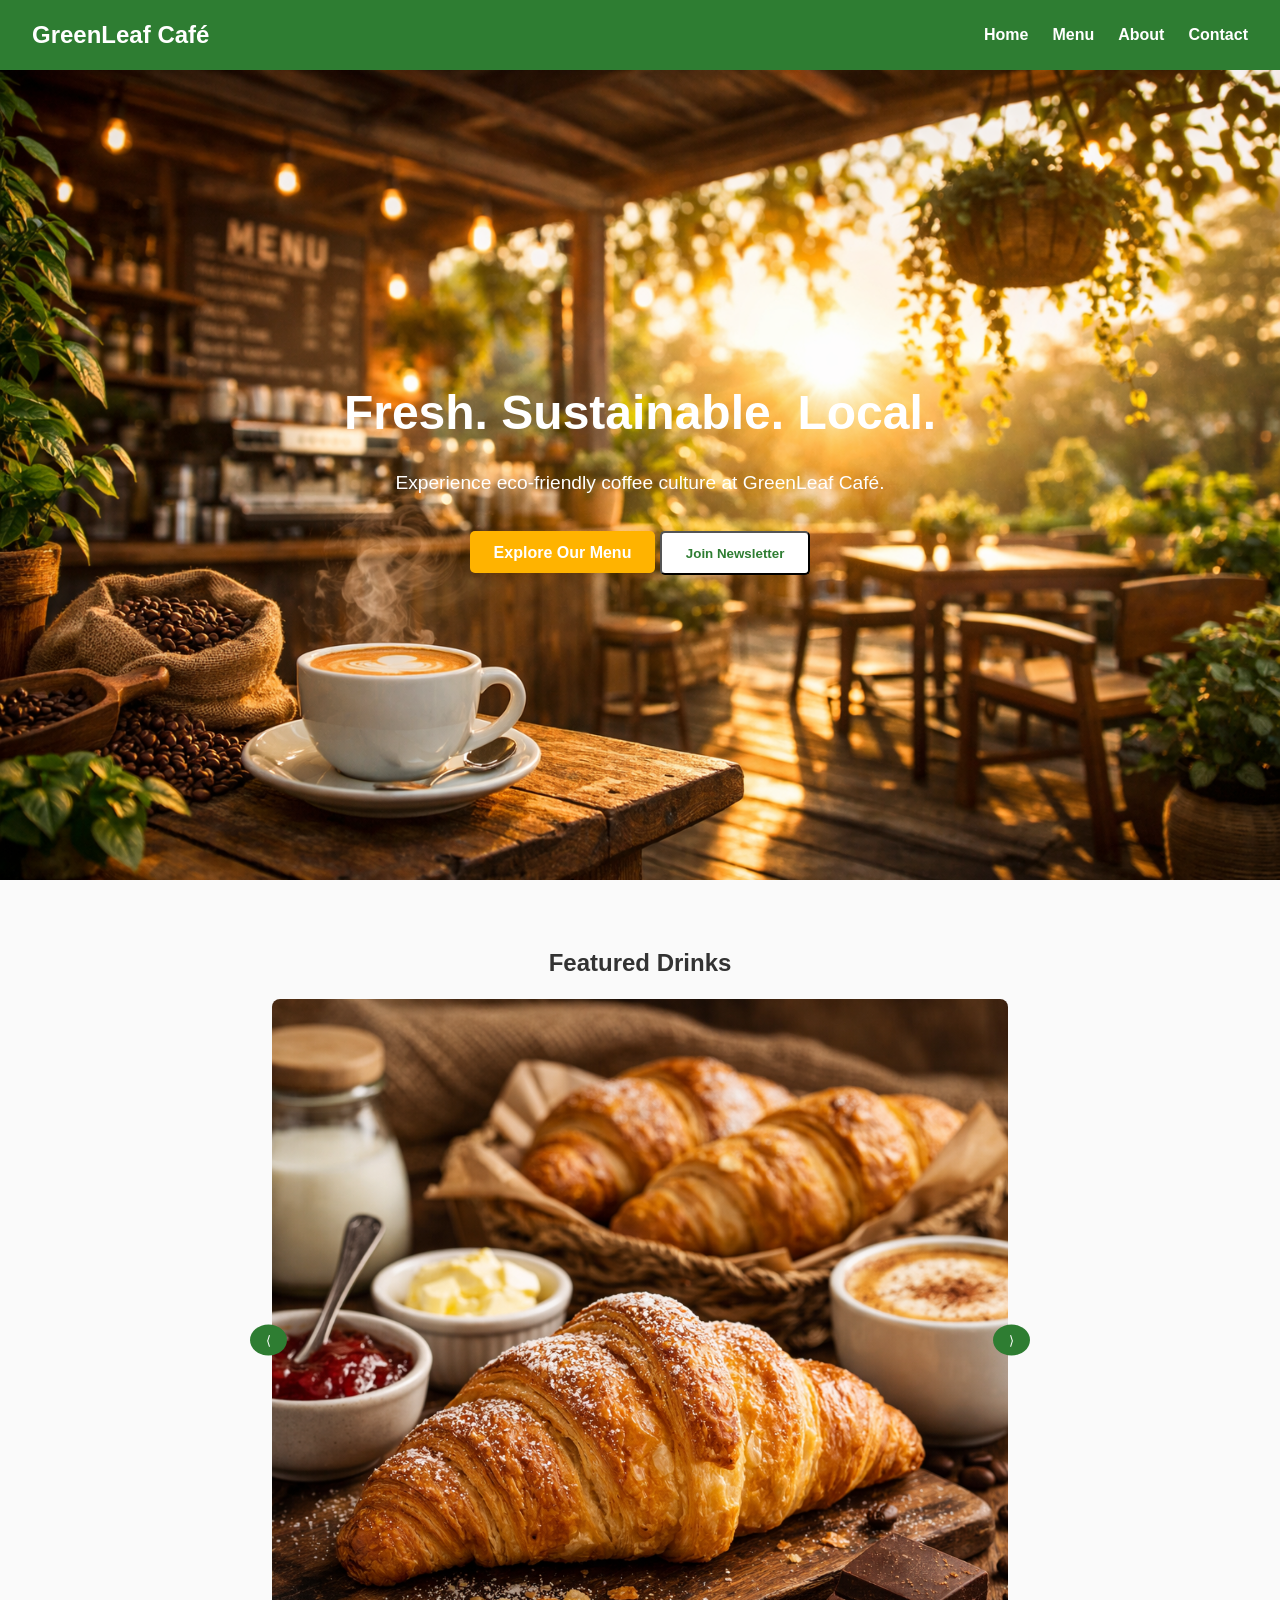
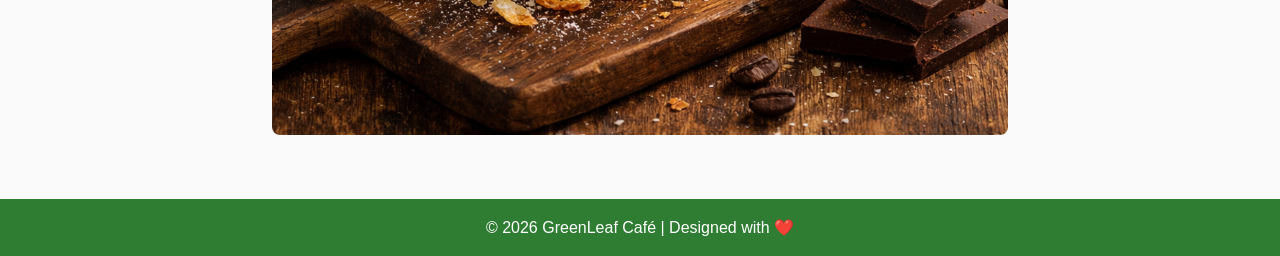
<file: WebSite/index.html>
<!-- index.html -->
<!DOCTYPE html>
<html lang="en">
<head>
  <meta charset="UTF-8">
  <meta name="viewport" content="width=device-width, initial-scale=1.0">
  <title>GreenLeaf Café</title>
  <link rel="stylesheet" href="style.css">
</head>
<body>
  <!-- Navbar -->
  <nav class="navbar">
    <div class="logo">GreenLeaf Café</div>
    <ul class="nav-links">
      <li><a href="index.html">Home</a></li>
      <li><a href="menu.html">Menu</a></li>
      <li><a href="about.html">About</a></li>
      <li><a href="contact.html">Contact</a></li>
    </ul>
    <button class="toggle-btn">☰</button>
  </nav>

  <!-- Hero Section -->
  <header class="hero">
    <div class="hero-content animate">
      <h1>Fresh. Sustainable. Local.</h1>
      <p>Experience eco-friendly coffee culture at GreenLeaf Café.</p>
      <a href="menu.html" class="btn">Explore Our Menu</a>
      <button id="newsletterBtn" class="btn secondary">Join Newsletter</button>
    </div>
  </header>

  <!-- Carousel -->
  <section class="carousel">
    <h2>Featured Drinks</h2>
    <div class="slider">
      <div class="slide"><img src="latte.jpg.png" alt="Latte"></div>
      <div class="slide"><img src="espresso.png" alt="Espresso"></div>
      <div class="slide"><img src="mocha.png" alt="Mocha"></div>
    </div>
    <button class="prev">⟨</button>
    <button class="next">⟩</button>
  </section>

  <!-- Modal -->
  <div id="newsletterModal" class="modal">
    <div class="modal-content">
      <span class="close">&times;</span>
      <h2>Subscribe to Our Newsletter</h2>
      <form id="newsletterForm">
        <input type="email" placeholder="Enter your email" required>
        <button type="submit" class="btn">Subscribe</button>
      </form>
    </div>
  </div>

  <!-- Footer -->
  <footer>
    <p>&copy; 2026 GreenLeaf Café | Designed with ❤️</p>
  </footer>

  <script src="script.js"></script>
</body>
</html>
</file>
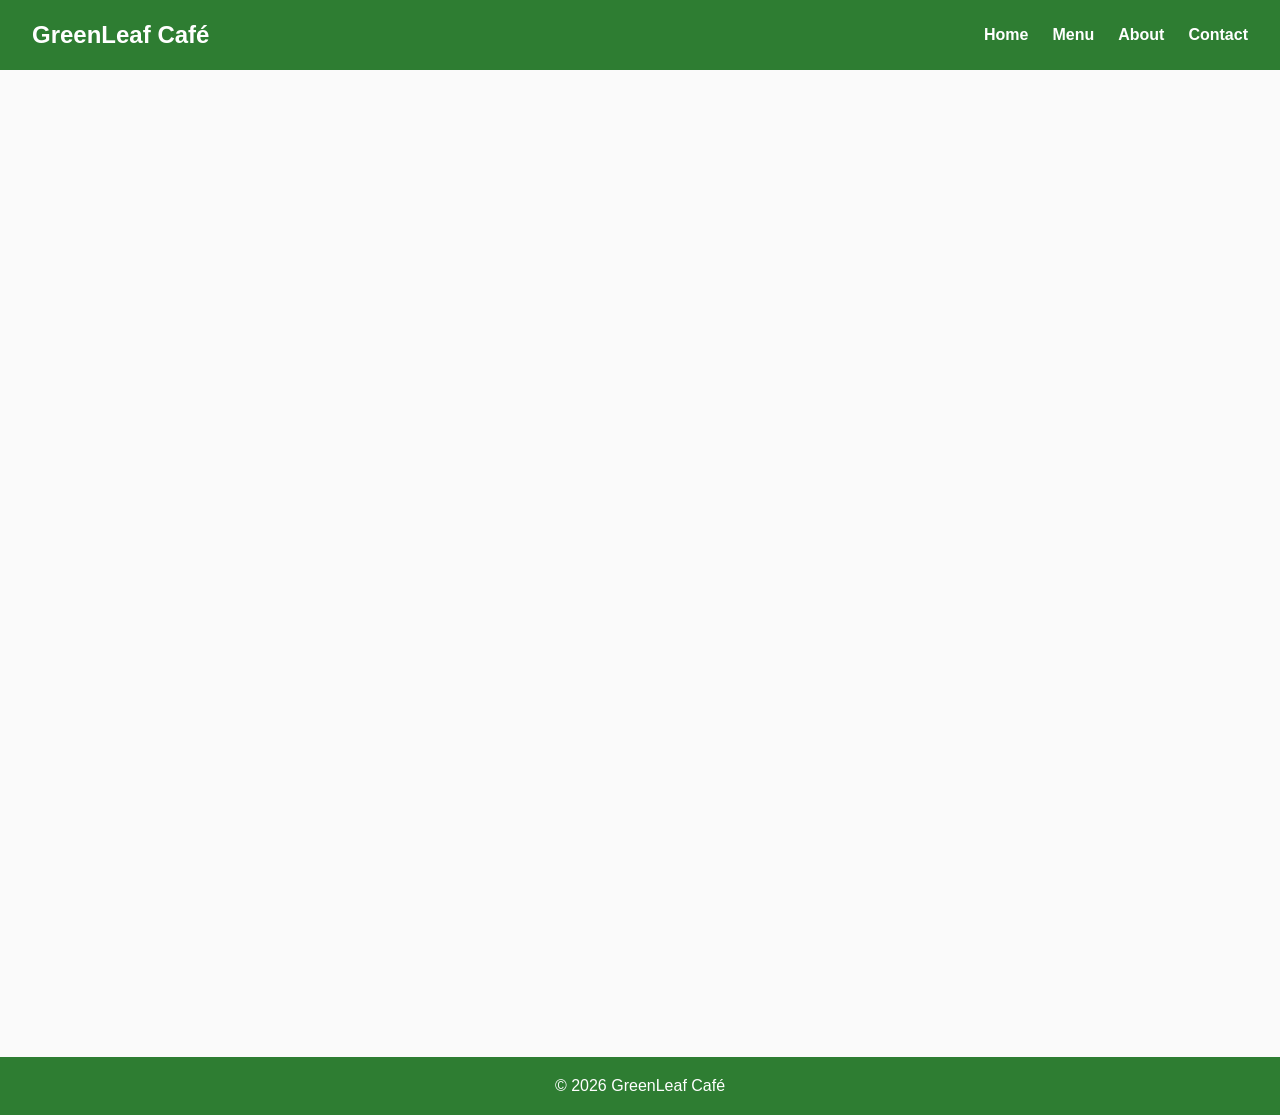
<file: WebSite/about.html>
<!DOCTYPE html>
<html lang="en">
<head>
  <meta charset="UTF-8">
  <meta name="viewport" content="width=device-width, initial-scale=1.0">
  <title>About - GreenLeaf Café</title>
  <link rel="stylesheet" href="style.css">
</head>
<body>
  <nav class="navbar">
    <div class="logo">GreenLeaf Café</div>
    <ul class="nav-links">
      <li><a href="index.html">Home</a></li>
      <li><a href="menu.html">Menu</a></li>
      <li><a href="about.html">About</a></li>
      <li><a href="contact.html">Contact</a></li>
    </ul>
    <button class="toggle-btn">☰</button>
  </nav>

  <section class="about animate">
    <h2>About Us</h2>
    <img src="hero-bg.png" alt="Our Team">
    <p>We are passionate about sustainability and community. Every cup of coffee supports local farmers and eco-friendly practices.</p>
  </section>

  <footer>
    <p>&copy; 2026 GreenLeaf Café</p>
  </footer>
  <script src="script.js"></script>
</body>
</html>
</file>
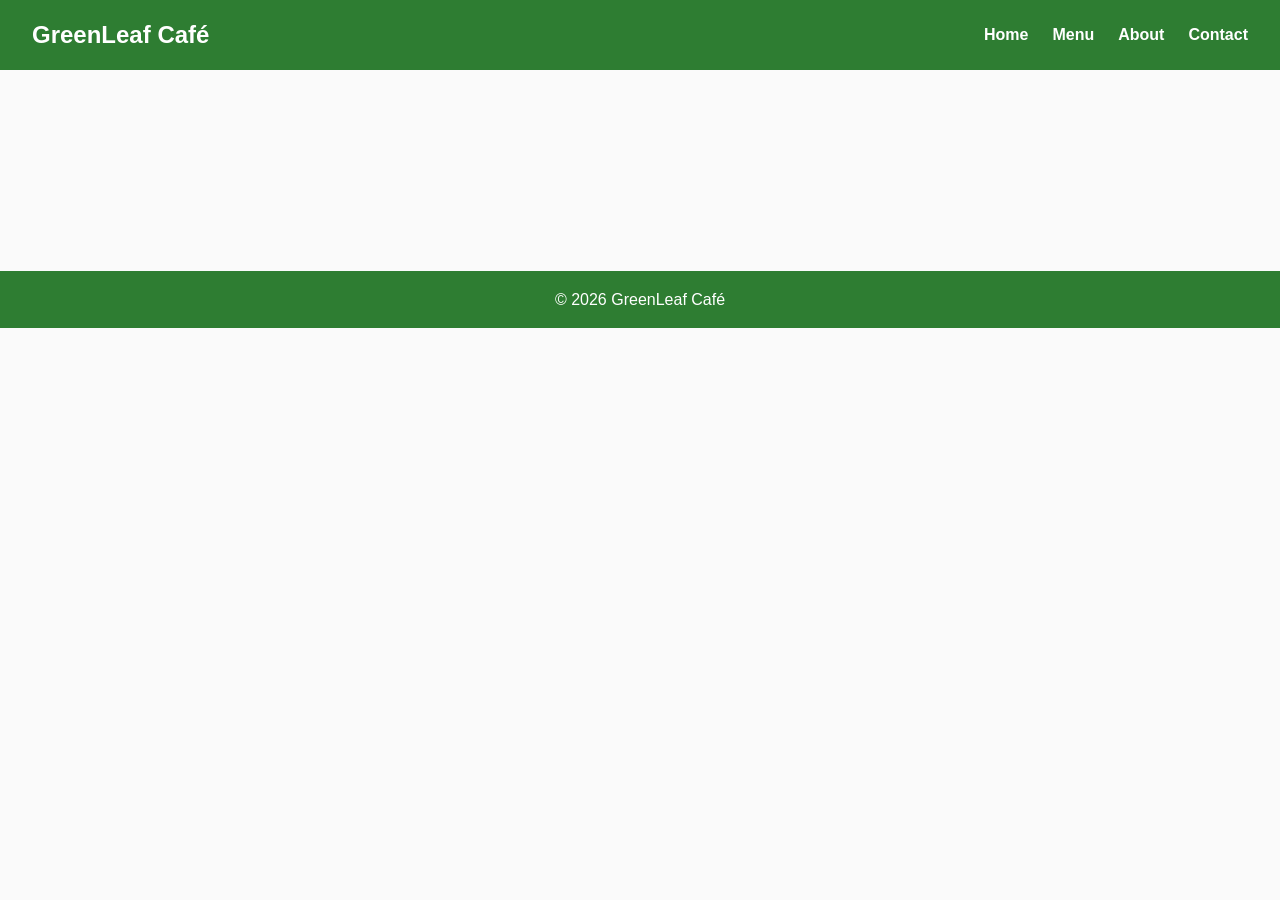
<file: WebSite/contact.html>
<!DOCTYPE html>
<html lang="en">
<head>
  <meta charset="UTF-8">
  <meta name="viewport" content="width=device-width, initial-scale=1.0">
  <title>Contact - GreenLeaf Café</title>
  <link rel="stylesheet" href="style.css">
</head>
<body>
  <nav class="navbar">
    <div class="logo">GreenLeaf Café</div>
    <ul class="nav-links">
      <li><a href="index.html">Home</a></li>
      <li><a href="menu.html">Menu</a></li>
      <li><a href="about.html">About</a></li>
      <li><a href="contact.html">Contact</a></li>
    </ul>
    <button class="toggle-btn">☰</button>
  </nav>

  <section class="contact">
    <h2>Contact Us</h2>
    <form id="contactForm">
      <input type="text" placeholder="Your Name" required>
      <input type="email" placeholder="Your Email" required>
      <textarea placeholder="Your Message" required></textarea>
      <button type="submit" class="btn">Send Message</button>
    </form>
  </section>

  <footer>
    <p>&copy; 2026 GreenLeaf Café</p>
  </footer>
  <script src="script.js"></script>
</body>
</html>
</file>
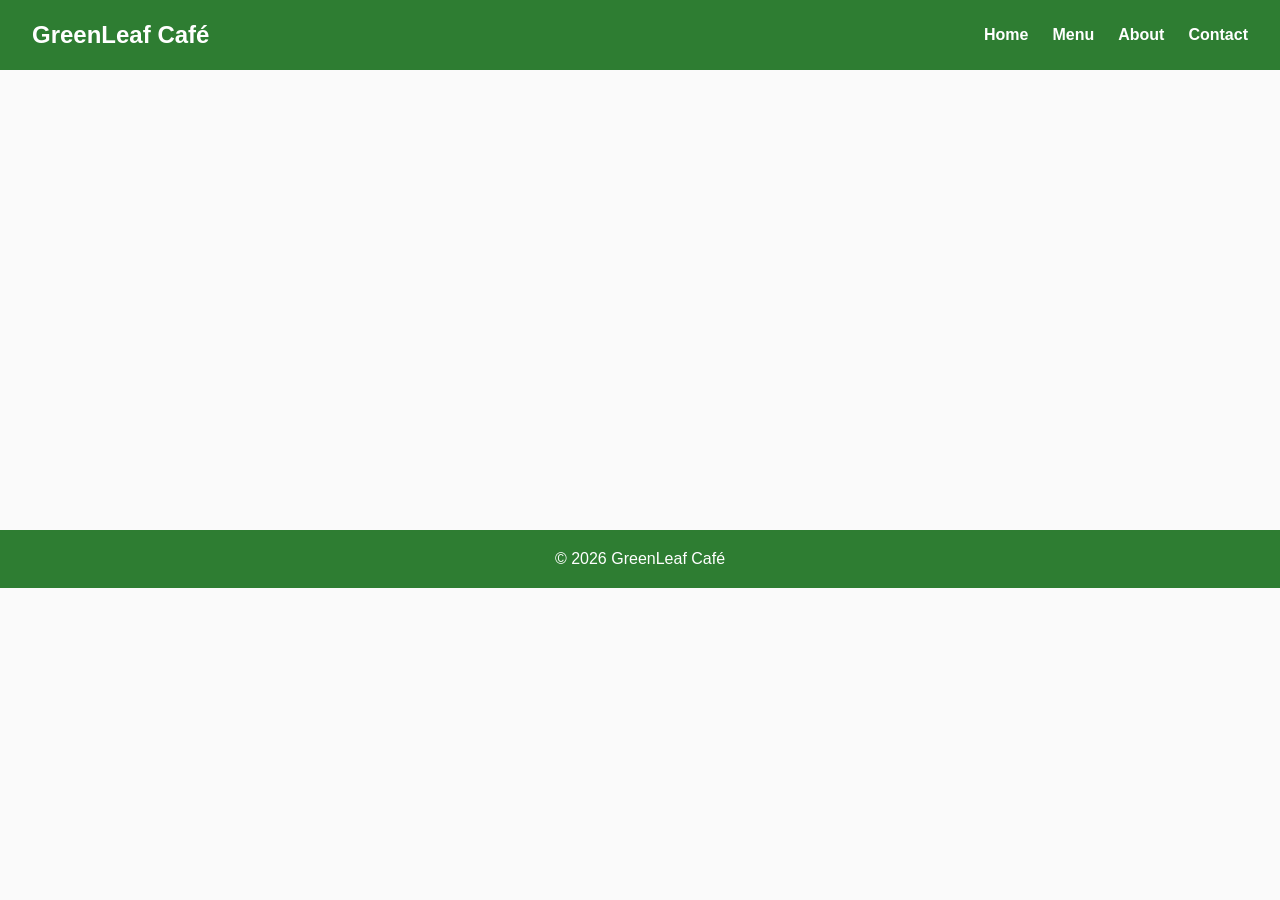
<file: WebSite/menu.html>
<!DOCTYPE html>
<html lang="en">
<head>
  <meta charset="UTF-8">
  <meta name="viewport" content="width=device-width, initial-scale=1.0">
  <title>Menu - GreenLeaf Café</title>
  <link rel="stylesheet" href="style.css">
</head>
<body>
  <nav class="navbar">
    <div class="logo">GreenLeaf Café</div>
    <ul class="nav-links">
      <li><a href="index.html">Home</a></li>
      <li><a href="menu.html">Menu</a></li>
      <li><a href="about.html">About</a></li>
      <li><a href="contact.html">Contact</a></li>
    </ul>
    <button class="toggle-btn">☰</button>
  </nav>

  <section class="menu">
    <h2>Our Menu</h2>
    <div class="filters">
      <button data-filter="all" class="btn">All</button>
      <button data-filter="coffee" class="btn">Coffee</button>
      <button data-filter="bakery" class="btn">Bakery</button>
      <button data-filter="seasonal" class="btn">Seasonal</button>
    </div>
    <div class="cards">
      <div class="card coffee"><h3>Espresso</h3><p>₹150</p></div>
      <div class="card coffee"><h3>Cappuccino</h3><p>₹200</p></div>
      <div class="card bakery"><h3>Croissant</h3><p>₹120</p></div>
      <div class="card bakery"><h3>Muffin</h3><p>₹100</p></div>
      <div class="card seasonal"><h3>Pumpkin Spice Latte</h3><p>₹250</p></div>
    </div>
  </section>

  <footer>
    <p>&copy; 2026 GreenLeaf Café</p>
  </footer>
  <script src="script.js"></script>
</body>
</html>
</file>
<file: WebSite/style.css>
/* ===========================
   Global Styles
=========================== */
* {
  margin: 0;
  padding: 0;
  box-sizing: border-box;
}
body {
  font-family: 'Roboto', sans-serif;
  color: #333;
  line-height: 1.6;
  background: #fafafa;
}
h1, h2, h3 {
  font-family: 'Montserrat', sans-serif;
  margin-bottom: 1rem;
}
a {
  text-decoration: none;
  color: inherit;
}
img {
  max-width: 100%;
  display: block;
  border-radius: 8px;
}

/* ===========================
   Navbar
=========================== */
.navbar {
  display: flex;
  justify-content: space-between;
  align-items: center;
  padding: 1rem 2rem;
  background: #2e7d32;
  color: #fff;
  position: sticky;
  top: 0;
  z-index: 1000;
}
.logo {
  font-size: 1.5rem;
  font-weight: bold;
}
.nav-links {
  list-style: none;
  display: flex;
  gap: 1.5rem;
}
.nav-links a {
  color: #fff;
  font-weight: bold;
  transition: color 0.3s ease;
}
.nav-links a:hover {
  color: #ffb300;
}
.toggle-btn {
  display: none;
  background: none;
  border: none;
  font-size: 1.5rem;
  color: #fff;
}

/* ===========================
   Hero Section
=========================== */
.hero {
  background: url('team.png') no-repeat center/cover;
  height: 90vh;
  display: flex;
  align-items: center;
  justify-content: center;
  text-align: center;
  color: #fff;
}
.hero-content {
  max-width: 600px;
}
.hero h1 {
  font-size: 3rem;
  margin-bottom: 1rem;
}
.hero p {
  font-size: 1.2rem;
  margin-bottom: 2rem;
}
.btn {
  background: #ffb300;
  color: #fff;
  padding: 0.8rem 1.5rem;
  border-radius: 5px;
  font-weight: bold;
  transition: background 0.3s ease;
}
.btn:hover {
  background: #e68900;
}
.btn.secondary {
  background: #fff;
  color: #2e7d32;
}
.btn.secondary:hover {
  background: #ddd;
}

/* ===========================
   Carousel
=========================== */
.carousel {
  position: relative;
  text-align: center;
  margin: 2rem auto;
  max-width: 800px;
}
.slider {
  display: flex;
  overflow: hidden;
}
.slide {
  min-width: 100%;
  transition: transform 0.5s ease;
}
.prev, .next {
  position: absolute;
  top: 50%;
  transform: translateY(-50%);
  background: #2e7d32;
  color: #fff;
  border: none;
  padding: 0.5rem 1rem;
  cursor: pointer;
  border-radius: 50%;
}
.prev { left: 10px; }
.next { right: 10px; }

/* ===========================
   Modal
=========================== */
.modal {
  display: none;
  position: fixed;
  top: 0; left: 0;
  width: 100%; height: 100%;
  background: rgba(0,0,0,0.7);
  z-index: 2000;
}
.modal-content {
  background: #fff;
  margin: 10% auto;
  padding: 2rem;
  width: 50%;
  border-radius: 8px;
  text-align: center;
}
.close {
  float: right;
  font-size: 1.5rem;
  cursor: pointer;
}

/* ===========================
   Cards & Sections
=========================== */
section {
  padding: 2rem;
  text-align: center;
}
.cards {
  display: grid;
  grid-template-columns: repeat(auto-fit,minmax(250px,1fr));
  gap: 1rem;
  margin-top: 2rem;
}
.card {
  background: #fff;
  padding: 1rem;
  border-radius: 8px;
  box-shadow: 0 2px 5px rgba(0,0,0,0.1);
  transition: transform 0.3s ease;
}
.card:hover {
  transform: translateY(-5px);
}

/* ===========================
   Filters
=========================== */
.filters {
  margin: 1rem 0;
}
.filters .btn {
  margin: 0.3rem;
}

/* ===========================
   Footer
=========================== */
footer {
  background: #2e7d32;
  color: #fff;
  text-align: center;
  padding: 1rem;
  margin-top: 2rem;
}

/* ===========================
   Animations
=========================== */
.animate { animation: fadeIn 2s ease-in; }
@keyframes fadeIn { from {opacity:0;} to {opacity:1;} }
section { opacity:0; transform:translateY(50px); transition:all 1s ease; }
section.visible { opacity:1; transform:translateY(0); }

/* ===========================
   Responsive
=========================== */
@media(max-width:768px){
  .nav-links{display:none; flex-direction:column; background:#2e7d32; padding:1rem;}
  .nav-links.active{display:flex;}
  .toggle-btn{display:block;}
  .hero h1{font-size:2rem;}
}
</file>
